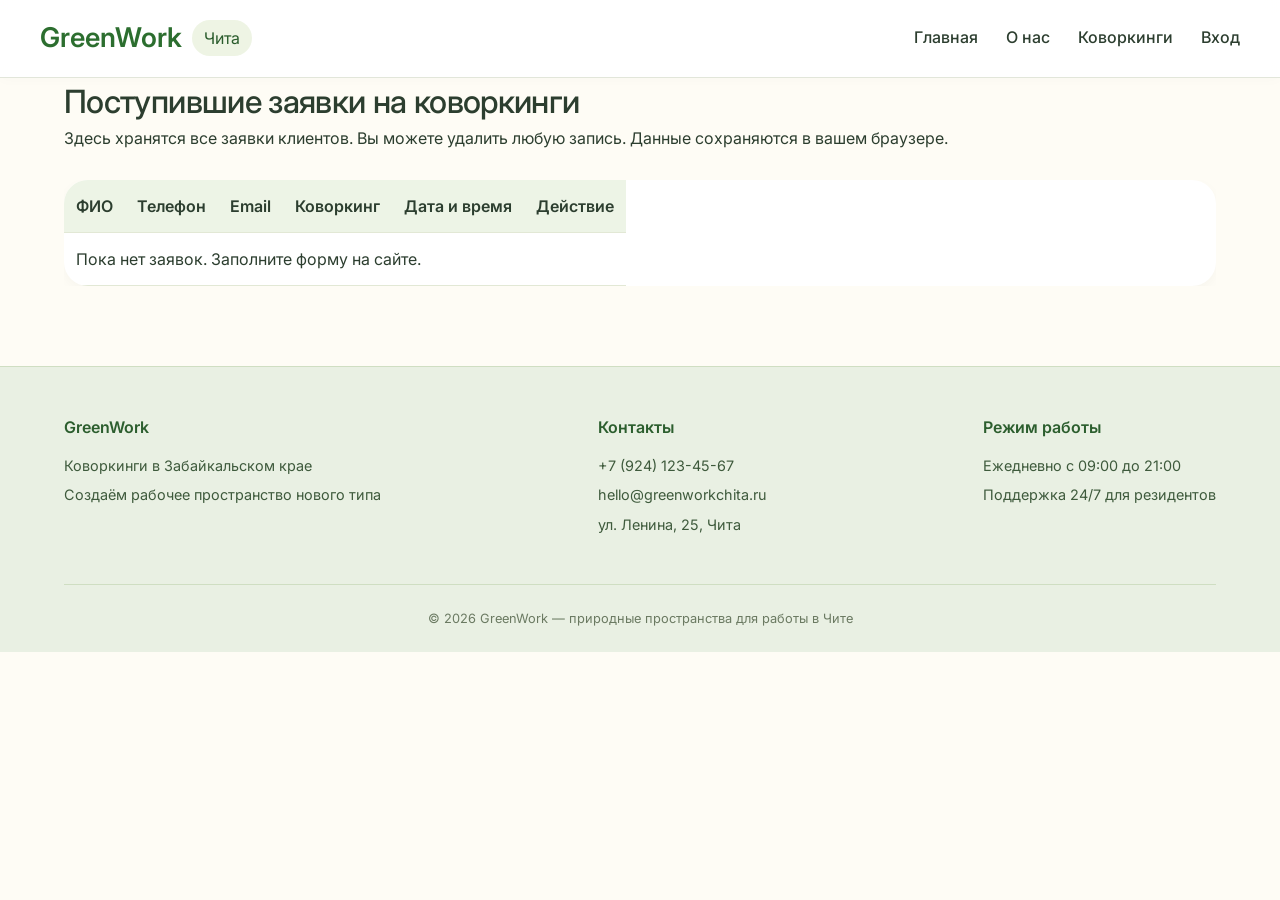
<file: applications.html>
<!DOCTYPE html>
<html lang="ru">
<head>
  <meta charset="UTF-8">
  <meta name="viewport" content="width=device-width, initial-scale=1.0">
  <title>Заявки | Администрирование GreenWork</title>
  <link rel="stylesheet" href="styles.css">
  <link href="https://fonts.googleapis.com/css2?family=Inter:opsz,wght@300;400;500;600;700&display=swap" rel="stylesheet">
</head>
<body>
<script>
  if (typeof isAdminLoggedIn === 'function' && !isAdminLoggedIn()) {
    window.location.href = 'login.html';
  }
</script>
<header>
  <div class="container header-inner">
    <div class="logo">GreenWork<span>Чита</span></div>
    <nav>
      <a href="index.html">Главная</a>
      <a href="about.html">О нас</a>
      <a href="coworkings.html">Коворкинги</a>
    </nav>
  </div>
</header>

<main class="container">
  <h1>Поступившие заявки на коворкинги</h1>
  <p>Здесь хранятся все заявки клиентов. Вы можете удалить любую запись. Данные сохраняются в вашем браузере.</p>
  <div style="overflow-x: auto; margin-top: 30px;">
    <table class="applications-table">
      <thead>
        <tr><th>ФИО</th><th>Телефон</th><th>Email</th><th>Коворкинг</th><th>Дата и время</th><th>Действие</th></tr>
      </thead>
      <tbody id="applicationsTableBody"></tbody>
    </table>
  </div>
</main>

<footer>
  <div class="container">
    <div class="footer-grid">
      <div class="footer-col"><h4>GreenWork</h4><p>Коворкинги в Забайкальском крае</p><p>Создаём рабочее пространство нового типа</p></div>
      <div class="footer-col"><h4>Контакты</h4><p>+7 (924) 123-45-67</p><p>hello@greenworkchita.ru</p><p>ул. Ленина, 25, Чита</p></div>
      <div class="footer-col"><h4>Режим работы</h4><p>Ежедневно с 09:00 до 21:00</p><p>Поддержка 24/7 для резидентов</p></div>
    </div>
    <div class="copyright">© 2026 GreenWork — природные пространства для работы в Чите</div>
  </div>
</footer>

<script src="main.js"></script>
<script src="applications.js"></script>
</body>
</html>
</file>
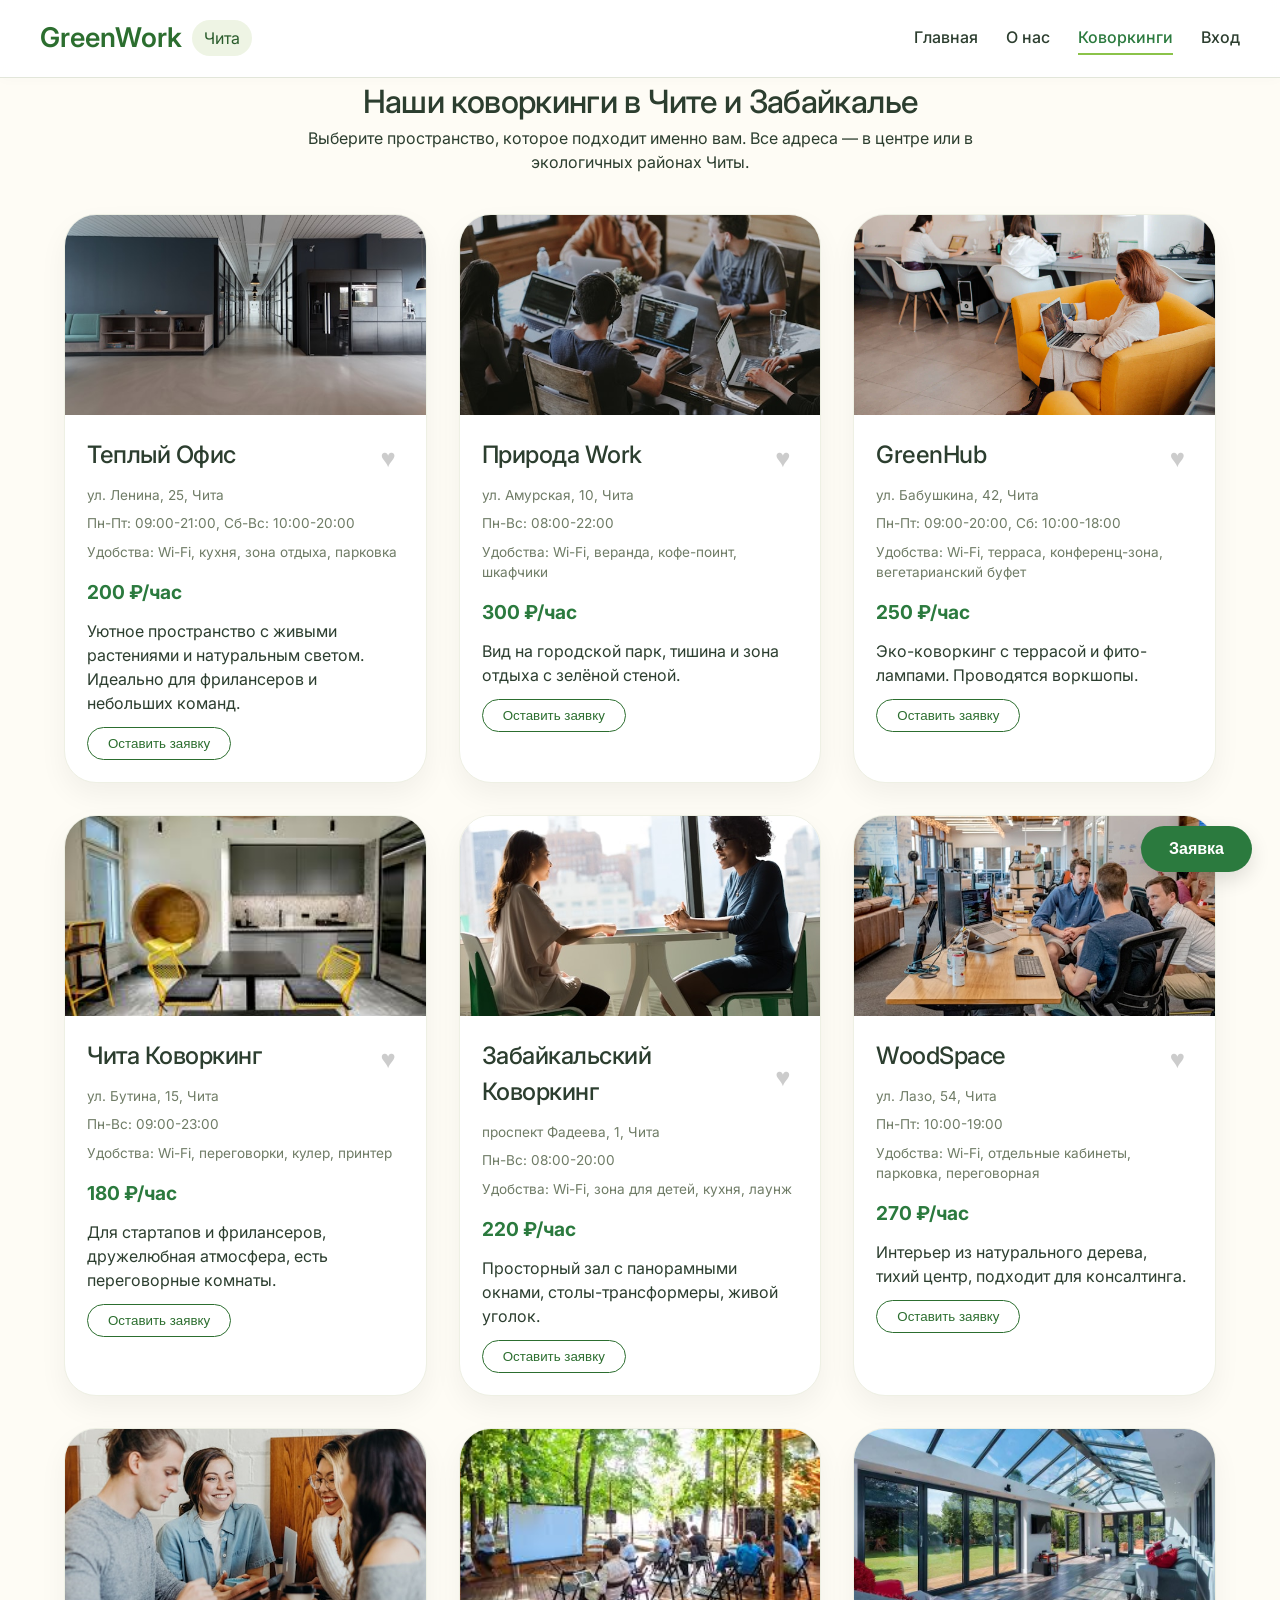
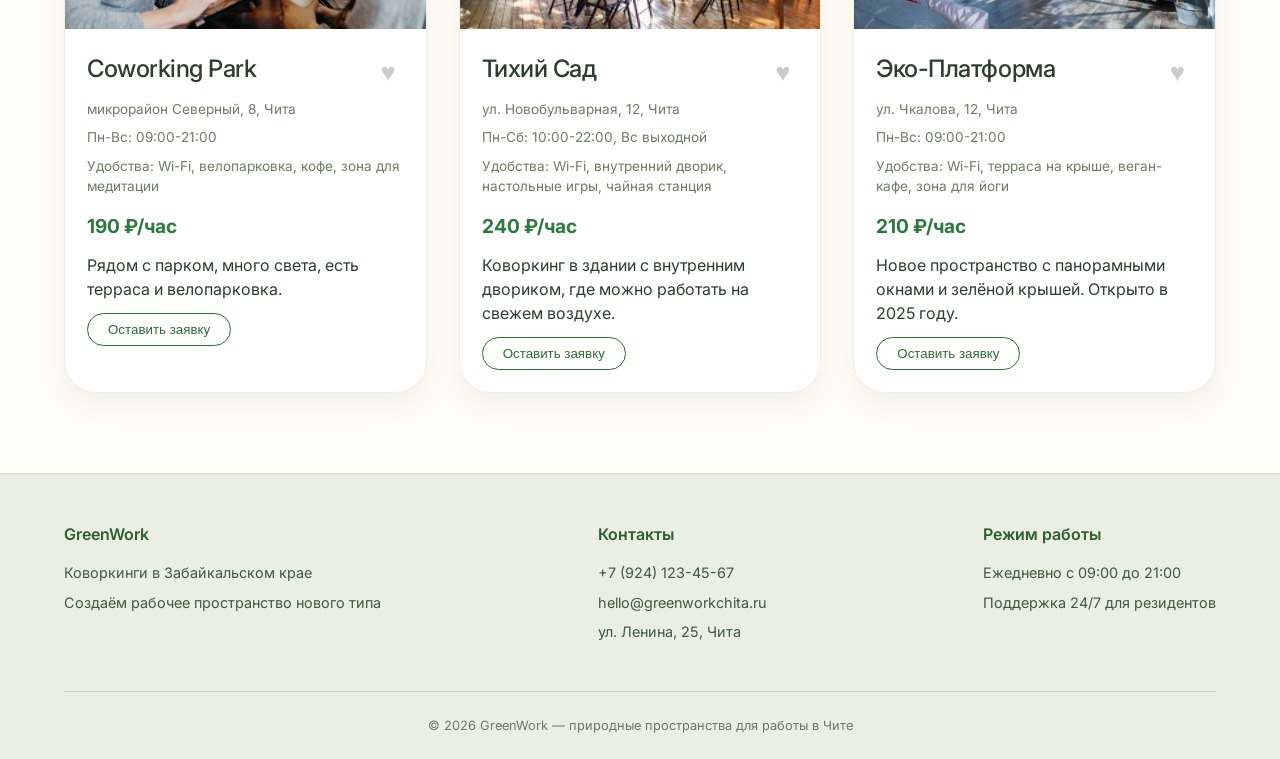
<file: coworkings.html>
<!DOCTYPE html>
<html lang="ru">
<head>
  <meta charset="UTF-8">
  <meta name="viewport" content="width=device-width, initial-scale=1.0">
  <title>Коворкинги Читы | GreenWork</title>
  <link rel="stylesheet" href="styles.css">
  <link href="https://fonts.googleapis.com/css2?family=Inter:opsz,wght@300;400;500;600;700&display=swap" rel="stylesheet">
</head>
<body>
<header>
  <div class="container header-inner">
    <div class="logo">GreenWork<span>Чита</span></div>
    <nav>
      <a href="index.html">Главная</a>
      <a href="about.html">О нас</a>
      <a href="coworkings.html" class="active">Коворкинги</a>
    </nav>
  </div>
</header>

<main class="container">
  <div style="text-align: center; margin-bottom: 40px;">
    <h1>Наши коворкинги в Чите и Забайкалье</h1>
    <p style="max-width: 700px; margin: 0 auto;">Выберите пространство, которое подходит именно вам. Все адреса — в центре или в экологичных районах Читы.</p>
  </div>
  <div id="coworkingsGrid" class="cards-grid"></div>
</main>

<footer>
  <div class="container">
    <div class="footer-grid">
      <div class="footer-col"><h4>GreenWork</h4><p>Коворкинги в Забайкальском крае</p><p>Создаём рабочее пространство нового типа</p></div>
      <div class="footer-col"><h4>Контакты</h4><p>+7 (924) 123-45-67</p><p>hello@greenworkchita.ru</p><p>ул. Ленина, 25, Чита</p></div>
      <div class="footer-col"><h4>Режим работы</h4><p>Ежедневно с 09:00 до 21:00</p><p>Поддержка 24/7 для резидентов</p></div>
    </div>
    <div class="copyright">© 2026 GreenWork — природные пространства для работы в Чите</div>
  </div>
</footer>

<div id="feedbackModal" class="modal">
  <div class="modal-content">
    <span class="close-modal">×</span>
    <h3>Оставить заявку</h3>
    <form id="feedbackForm">
      <div class="form-group"><label>ФИО</label><input type="text" id="fbName" required placeholder="Иванов Иван Иванович"></div>
      <div class="form-group"><label>Телефон</label><input type="tel" id="fbPhone" required placeholder="+7 999 123-45-67"></div>
      <div class="form-group"><label>Email</label><input type="email" id="fbEmail" required placeholder="ivan@example.com"></div>
      <div class="form-group"><label>Интересующий коворкинг</label><select id="coworkingSelect" required></select></div>
      <div class="form-group"><label>Комментарий</label><textarea id="fbComment" rows="2" placeholder="Дополнительные пожелания..."></textarea></div>
      <button type="submit" class="btn-primary">Отправить заявку</button>
    </form>
  </div>
</div>
<button id="floatingBtn" class="floating-btn">Заявка</button>

<script src="main.js"></script>
</body>
</html>
</file>
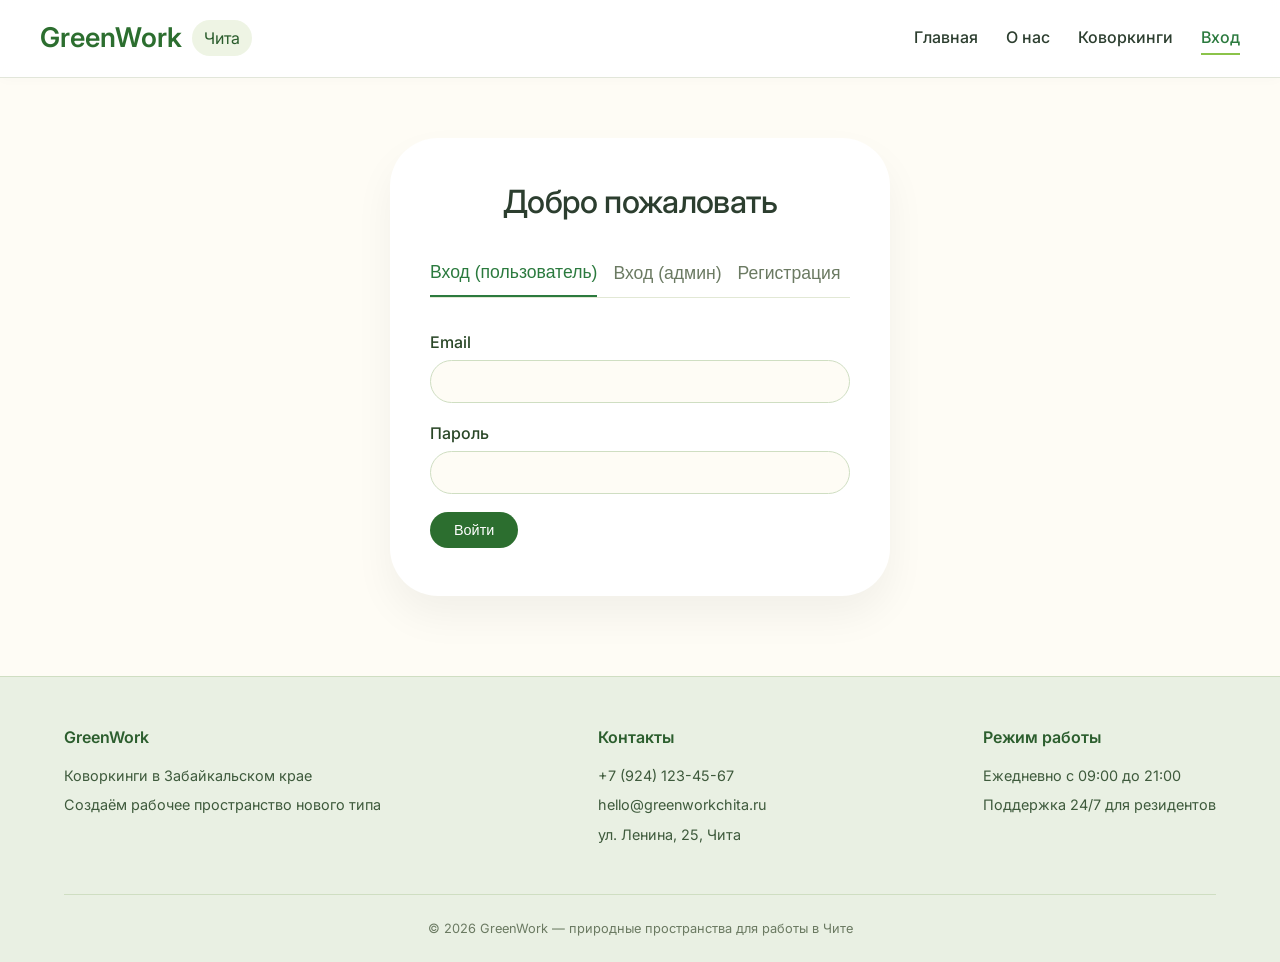
<file: login.html>
<!DOCTYPE html>
<html lang="ru">
<head>
  <meta charset="UTF-8">
  <meta name="viewport" content="width=device-width, initial-scale=1.0">
  <title>Вход | GreenWork</title>
  <link rel="stylesheet" href="styles.css">
  <link href="https://fonts.googleapis.com/css2?family=Inter:wght@300;400;500;600;700&display=swap" rel="stylesheet">
</head>
<body>
<header>
  <div class="container header-inner">
    <div class="logo">GreenWork<span>Чита</span></div>
    <nav>
      <a href="index.html">Главная</a>
      <a href="about.html">О нас</a>
      <a href="coworkings.html">Коворкинги</a>
    </nav>
  </div>
</header>

<main>
  <div class="container auth-container">
    <h1 style="text-align: center; margin-bottom: 24px;">Добро пожаловать</h1>

    <div class="auth-tabs">
      <button class="auth-tab active" data-tab="userLogin">Вход (пользователь)</button>
      <button class="auth-tab" data-tab="adminLogin">Вход (админ)</button>
      <button class="auth-tab" data-tab="register">Регистрация</button>
    </div>

    <div id="userLoginPanel" class="auth-panel active">
      <form id="userLoginForm">
        <div class="form-group"><label>Email</label><input type="email" id="userEmail" required></div>
        <div class="form-group"><label>Пароль</label><input type="password" id="userPassword" required></div>
        <button type="submit" class="btn-primary">Войти</button>
        <div id="userLoginError" class="error-msg"></div>
      </form>
    </div>

    <div id="adminLoginPanel" class="auth-panel">
      <form id="adminLoginForm">
        <div class="form-group"><label>Пароль администратора</label><input type="password" id="adminPass" required></div>
        <button type="submit" class="btn-primary">Войти как админ</button>
        <div id="adminLoginError" class="error-msg"></div>
      </form>
    </div>

    <div id="registerPanel" class="auth-panel">
      <form id="registerForm">
        <div class="form-group"><label>Email</label><input type="email" id="regEmail" required></div>
        <div class="form-group"><label>Пароль</label><input type="password" id="regPassword" required></div>
        <div class="form-group"><label>Имя</label><input type="text" id="regFirstName" required></div>
        <div class="form-group"><label>Фамилия</label><input type="text" id="regLastName" required></div>
        <div class="form-group"><label>Телефон</label><input type="tel" id="regPhone" required></div>
        <button type="submit" class="btn-primary">Зарегистрироваться</button>
        <div id="regError" class="error-msg"></div>
      </form>
    </div>
  </div>
</main>

<footer>
  <div class="container">
    <div class="footer-grid">
      <div class="footer-col"><h4>GreenWork</h4><p>Коворкинги в Забайкальском крае</p><p>Создаём рабочее пространство нового типа</p></div>
      <div class="footer-col"><h4>Контакты</h4><p>+7 (924) 123-45-67</p><p>hello@greenworkchita.ru</p><p>ул. Ленина, 25, Чита</p></div>
      <div class="footer-col"><h4>Режим работы</h4><p>Ежедневно с 09:00 до 21:00</p><p>Поддержка 24/7 для резидентов</p></div>
    </div>
    <div class="copyright">© 2026 GreenWork — природные пространства для работы в Чите</div>
  </div>
</footer>

<script src="main.js"></script>
<script>
  const tabs = document.querySelectorAll('.auth-tab');
  const panels = {
    userLogin: document.getElementById('userLoginPanel'),
    adminLogin: document.getElementById('adminLoginPanel'),
    register: document.getElementById('registerPanel')
  };
  tabs.forEach(tab => {
    tab.addEventListener('click', () => {
      const target = tab.getAttribute('data-tab');
      tabs.forEach(t => t.classList.remove('active'));
      tab.classList.add('active');
      Object.values(panels).forEach(p => p.classList.remove('active'));
      panels[target].classList.add('active');
    });
  });

  document.getElementById('userLoginForm').addEventListener('submit', (e) => {
    e.preventDefault();
    const email = document.getElementById('userEmail').value;
    const pwd = document.getElementById('userPassword').value;
    if (loginUser(email, pwd)) {
      window.location.href = 'profile.html';
    } else {
      document.getElementById('userLoginError').innerText = 'Неверный email или пароль';
    }
  });

  document.getElementById('adminLoginForm').addEventListener('submit', (e) => {
    e.preventDefault();
    const pwd = document.getElementById('adminPass').value;
    if (adminLogin(pwd)) {
      window.location.href = 'applications.html';
    } else {
      document.getElementById('adminLoginError').innerText = 'Неверный пароль администратора';
    }
  });

  document.getElementById('registerForm').addEventListener('submit', (e) => {
    e.preventDefault();
    const email = document.getElementById('regEmail').value;
    const pwd = document.getElementById('regPassword').value;
    const firstName = document.getElementById('regFirstName').value;
    const lastName = document.getElementById('regLastName').value;
    const phone = document.getElementById('regPhone').value;
    if (registerUser(email, pwd, firstName, lastName, phone)) {
      window.location.href = 'profile.html';
    } else {
      document.getElementById('regError').innerText = 'Пользователь с таким email уже существует';
    }
  });
</script>
</body>
</html>
</file>
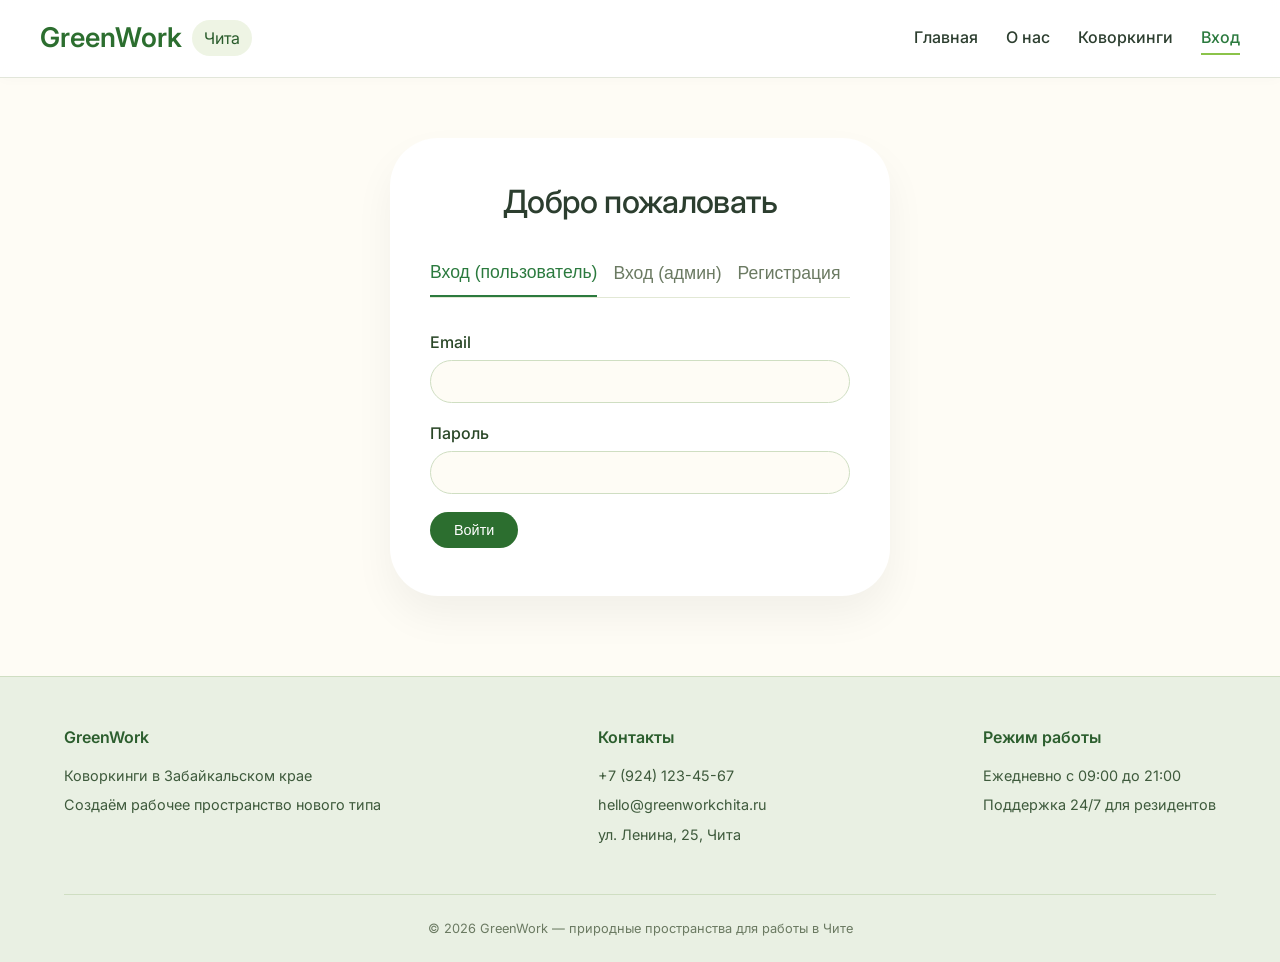
<file: profile.html>
levi., [30.04.2026 5:39]
<!DOCTYPE html>
<html lang="ru">
<head>
  <meta charset="UTF-8">
  <meta name="viewport" content="width=device-width, initial-scale=1.0">
  <title>Мой профиль | GreenWork</title>
  <link rel="stylesheet" href="styles.css">
  <link href="https://fonts.googleapis.com/css2?family=Inter:wght@300;400;500;600;700&display=swap" rel="stylesheet">
</head>
<body>
<header>
  <div class="container header-inner">
    <div class="logo">GreenWork<span>Чита</span></div>
    <nav>
      <a href="index.html">Главная</a>
      <a href="about.html">О нас</a>
      <a href="coworkings.html">Коворкинги</a>
    </nav>
  </div>
</header>

<main class="container">
  <h1>Личный кабинет</h1>
  <div id="profileSection" class="profile-info"></div>
  <h2>Избранные коворкинги</h2>
  <div id="favoritesList" class="favorites-grid"></div>
</main>

<footer>
  <div class="container">
    <div class="footer-grid">
      <div class="footer-col"><h4>GreenWork</h4><p>Коворкинги в Забайкальском крае</p><p>Создаём рабочее пространство нового типа</p></div>
      <div class="footer-col"><h4>Контакты</h4><p>+7 (924) 123-45-67</p><p>hello@greenworkchita.ru</p><p>ул. Ленина, 25, Чита</p></div>
      <div class="footer-col"><h4>Режим работы</h4><p>Ежедневно с 09:00 до 21:00</p><p>Поддержка 24/7 для резидентов</p></div>
    </div>
    <div class="copyright">© 2026 GreenWork — природные пространства для работы в Чите</div>
  </div>
</footer>

<div id="feedbackModal" class="modal">
  <div class="modal-content">
    <span class="close-modal">×</span>
    <h3>Оставить заявку</h3>
    <form id="feedbackForm">
      <div class="form-group"><label>ФИО</label><input type="text" id="fbName" required placeholder="Иванов Иван Иванович"></div>
      <div class="form-group"><label>Телефон</label><input type="tel" id="fbPhone" required placeholder="+7 999 123-45-67"></div>
      <div class="form-group"><label>Email</label><input type="email" id="fbEmail" required placeholder="ivan@example.com"></div>
      <div class="form-group"><label>Интересующий коворкинг</label><select id="coworkingSelect" required></select></div>
      <div class="form-group"><label>Комментарий</label><textarea id="fbComment" rows="2" placeholder="Дополнительные пожелания..."></textarea></div>
      <button type="submit" class="btn-primary">Отправить заявку</button>
    </form>
  </div>
</div>
<button id="floatingBtn" class="floating-btn">Заявка</button>

levi., [30.04.2026 5:39]
<script src="main.js"></script>
<script>
  function loadProfile() {
    const user = getCurrentUser();
    if (!user) {
      window.location.href = 'login.html';
      return;
    }
    const profileDiv = document.getElementById('profileSection');
    profileDiv.innerHTML = `
      <div class="avatar-upload">
        <div class="avatar-preview" id="avatarPreview" style="background-image: url('${user.avatar || 'https://via.placeholder.com/80'}');"></div>
        <input type="file" id="avatarInput" accept="image/*" style="display:none;">
        <button class="btn-outline" id="changeAvatarBtn">Изменить фото</button>
      </div>
      <form id="profileForm">
        <div class="form-group"><label>Имя</label><input type="text" id="editFirstName" value="${user.firstName}"></div>
        <div class="form-group"><label>Фамилия</label><input type="text" id="editLastName" value="${user.lastName}"></div>
        <div class="form-group"><label>Email</label><input type="email" id="editEmail" value="${user.email}" readonly disabled style="background:#f5f5f5;"></div>
        <div class="form-group"><label>Телефон</label><input type="tel" id="editPhone" value="${user.phone}"></div>
        <button type="submit" class="btn-primary">Сохранить изменения</button>
      </form>
    `;
    const avatarInput = document.getElementById('avatarInput');
    const changeBtn = document.getElementById('changeAvatarBtn');
    changeBtn.onclick = () => avatarInput.click();
    avatarInput.onchange = (e) => {
      const file = e.target.files[0];
      if (file) {
        const reader = new FileReader();
        reader.onload = function(ev) {
          const avatarBase64 = ev.target.result;
          updateUserProfile(user.id, { avatar: avatarBase64 });
          document.getElementById('avatarPreview').style.backgroundImage = `url('${avatarBase64}')`;
        };
        reader.readAsDataURL(file);
      }
    };
    document.getElementById('profileForm').onsubmit = (e) => {
      e.preventDefault();
      const newFirstName = document.getElementById('editFirstName').value;
      const newLastName = document.getElementById('editLastName').value;
      const newPhone = document.getElementById('editPhone').value;
      updateUserProfile(user.id, { firstName: newFirstName, lastName: newLastName, phone: newPhone });
      alert('Данные обновлены');
      loadProfile();
    };
    const favContainer = document.getElementById('favoritesList');
    const favoritesIds = user.favorites;
    const favoriteCoworkings = coworkingsData.filter(c => favoritesIds.includes(c.id));
    if (favoriteCoworkings.length === 0) {
      favContainer.innerHTML = '<p>Вы ещё не добавили ни одного коворкинга в избранное. Нажмите ♥️ на странице коворкингов.</p>';
    } else {
      favContainer.innerHTML = '';
      favoriteCoworkings.forEach(cw => {
        const card = document.createElement('div');
        card.className = 'cowork-card';
        card.innerHTML = `
          <div class="card-img" style="background-image: url('${cw.image}');"></div>
          <div class="card-content">
            <h3>${cw.name}</h3>
            <div class="address">${cw.address}</div>
            <div class="price">${cw.price}</div>
            <button class="btn-outline request-btn" data-id="${cw.id}">Оставить заявку</button>
          </div>
        `;
        favContainer.appendChild(card);
      });
      document.querySelectorAll('#favoritesList .request-btn').forEach(btn => {
        btn.addEventListener('click', (e) => {
          const coworkId = btn.getAttribute('data-id');
          const modal = document.getElementById("feedbackModal");
          if (modal) {
            populateCoworkingSelect("coworkingSelect");
            const select = document.getElementById("coworkingSelect");
            if (select) select.value = coworkId;
            modal.style.display = "flex";
          }
        });
      });
    }
  }
  document.addEventListener('DOMContentLoaded', () => {
    loadProfile();
    setupModal();
  });
</script>
</body>
</html>
</file>
<file: styles.css>
* {
  margin: 0;
  padding: 0;
  box-sizing: border-box;
}

body {
  font-family: 'Inter', -apple-system, BlinkMacSystemFont, 'Segoe UI', Roboto, Helvetica, Arial, sans-serif;
  background-color: #fefcf5;
  color: #2c3e2f;
  line-height: 1.5;
  scroll-behavior: smooth;
}

h1, h2, h3 {
  font-weight: 500;
  letter-spacing: -0.02em;
}

a {
  text-decoration: none;
  color: inherit;
}

.container {
  max-width: 1200px;
  margin: 0 auto;
  padding: 0 24px;
}

header {
  background: #ffffffea;
  backdrop-filter: blur(8px);
  box-shadow: 0 2px 12px rgba(0,0,0,0.02);
  position: sticky;
  top: 0;
  z-index: 100;
  border-bottom: 1px solid #e2e6da;
}

.header-inner {
  display: flex;
  justify-content: space-between;
  align-items: center;
  padding: 18px 0;
  flex-wrap: wrap;
  gap: 16px;
}

.logo {
  display: flex;
  align-items: center;
  gap: 10px;
  font-size: 1.7rem;
  font-weight: 600;
  color: #2c6e2f;
}

.logo span {
  background: #eef4e4;
  padding: 6px 12px;
  border-radius: 40px;
  font-size: 1rem;
  font-weight: 400;
  color: #2a5c2c;
}

nav {
  display: flex;
  gap: 28px;
  flex-wrap: wrap;
  align-items: center;
}

nav a {
  font-weight: 500;
  transition: color 0.2s;
  padding: 4px 0;
  border-bottom: 2px solid transparent;
}

nav a:hover, nav a.active {
  color: #2b7a3e;
  border-bottom-color: #8bc34a;
}

footer {
  background: #e9f0e3;
  margin-top: 80px;
  padding: 48px 0 24px;
  border-top: 1px solid #cfdec2;
}

.footer-grid {
  display: flex;
  justify-content: space-between;
  flex-wrap: wrap;
  gap: 40px;
  margin-bottom: 40px;
}

.footer-col h4 {
  font-weight: 600;
  margin-bottom: 16px;
  color: #2c5e2e;
}

.footer-col p, .footer-col a {
  color: #3e5a3c;
  font-size: 0.9rem;
  display: block;
  margin-bottom: 8px;
}

.copyright {
  text-align: center;
  font-size: 0.8rem;
  color: #6b7a62;
  padding-top: 24px;
  border-top: 1px solid #cfdec2;
}

.btn-primary {
  background: #2c6e2f;
  color: white;
  border: none;
  padding: 10px 24px;
  border-radius: 32px;
  font-weight: 500;
  cursor: pointer;
  transition: 0.2s;
  display: inline-block;
  font-size: 0.9rem;
}

.btn-primary:hover {
  background: #1f5522;
  transform: translateY(-1px);
  box-shadow: 0 6px 12px rgba(44,110,47,0.2);
}

.btn-outline {
  background: transparent;
  border: 1px solid #2c6e2f;
  color: #2c6e2f;
  padding: 8px 20px;
  border-radius: 32px;
  font-weight: 500;
  cursor: pointer;
  transition: 0.2s;
}

.btn-outline:hover {
  background: #2c6e2f10;
}

.floating-btn {
  position: fixed;
  bottom: 28px;
  right: 28px;
  background: #2b7a3e;
  color: white;
  border: none;
  border-radius: 60px;
  padding: 14px 28px;
  font-weight: 600;
  box-shadow: 0 8px 20px rgba(0,0,0,0.12);
  cursor: pointer;
  z-index: 1000;
  transition: 0.2s;
  font-size: 1rem;
  backdrop-filter: blur(4px);
}

.floating-btn:hover {
  background: #1f5e2c;
  transform: scale(1.02);
}

.modal {
  display: none;
  position: fixed;
  top: 0; left: 0;
  width: 100%; height: 100%;
  background: rgba(35, 45, 30, 0.75);
  backdrop-filter: blur(4px);
  justify-content: center;
  align-items: center;
  z-index: 2000;
}

.modal-content {
  background: #fffdf8;
  max-width: 500px;
  width: 90%;
  border-radius: 32px;
  padding: 32px 28px;
  box-shadow: 0 30px 40px rgba(0,0,0,0.2);
  position: relative;
}

.close-modal {
  position: absolute;
  top: 20px;
  right: 24px;
  font-size: 28px;
  cursor: pointer;
  color: #6c7a5e;
}

.modal h3 {
  margin-bottom: 20px;
  font-size: 1.8rem;
  color: #255f2a;
}

.form-group {
  margin-bottom: 18px;
}

.form-group label {
  display: block;
  margin-bottom: 6px;
  font-weight: 500;
  color: #2a4727;
}

.form-group input, .form-group select, .form-group textarea {
  width: 100%;
  padding: 12px 14px;
  border-radius: 24px;
  border: 1px solid #cfdec2;
  background: #fefcf5;
  font-size: 0.95rem;
  transition: 0.2s;
}

.form-group input:focus, .form-group select:focus {
  outline: none;
  border-color: #7cb342;
  box-shadow: 0 0 0 3px rgba(124,179,66,0.2);
}

.cards-grid {
  display: grid;
  grid-template-columns: repeat(auto-fill, minmax(300px, 1fr));
  gap: 32px;
  margin: 40px 0;
}

.cowork-card {
  background: white;
  border-radius: 32px;
  overflow: hidden;
  box-shadow: 0 12px 28px rgba(0,0,0,0.05);
  transition: 0.25s ease;
  border: 1px solid #eef0e4;
  display: flex;
  flex-direction: column;
}

.cowork-card:hover {
  transform: translateY(-5px);
  box-shadow: 0 20px 30px rgba(60, 80, 30, 0.1);
}

.card-img {
  height: 200px;
  background-size: cover;
  background-position: center;
}

.card-content {
  padding: 22px;
  flex: 1;
  display: flex;
  flex-direction: column;
}

.card-content h3 {
  font-size: 1.5rem;
  margin-bottom: 8px;
}

.address, .worktime, .amenities {
  color: #6f7c66;
  font-size: 0.85rem;
  margin: 4px 0;
}

.price {
  font-weight: 700;
  color: #2b7a3e;
  margin: 12px 0;
  font-size: 1.2rem;
}

.request-btn {
  margin-top: auto;
  align-self: flex-start;
}

.applications-table {
  width: 100%;
  border-collapse: collapse;
  background: white;
  border-radius: 24px;
  overflow: auto;
  display: block;
  box-shadow: 0 4px 12px rgba(0,0,0,0.03);
}

.applications-table th, .applications-table td {
  padding: 14px 12px;
  text-align: left;
  border-bottom: 1px solid #e2e8d5;
}

.applications-table th {
  background: #edf4e6;
  font-weight: 600;
}

.delete-btn {
  background: #ead7d0;
  border: none;
  padding: 6px 12px;
  border-radius: 30px;
  cursor: pointer;
  color: #aa5e4b;
  font-weight: 500;
}

.delete-btn:hover {
  background: #dbbdaf;
}

.hero {
  background: linear-gradient(120deg, #eef4e0, #faf7ef);
  padding: 60px 0;
  border-radius: 40px;
  margin: 40px 0;
  text-align: center;
}

.hero h1 {
  font-size: 2.8rem;
  margin-bottom: 16px;
}

.feature-grid {
  display: flex;
  gap: 32px;
  flex-wrap: wrap;
  margin: 40px 0;
}

.feature-item {
  flex: 1;
  background: #f9faf5;
  padding: 28px;
  border-radius: 28px;
  text-align: center;
}

.review-card {
  background: white;
  padding: 24px;
  border-radius: 28px;
  box-shadow: 0 8px 20px rgba(0,0,0,0.03);
  border: 1px solid #eef0e4;
}

@media (max-width: 720px) {
  .header-inner {
    flex-direction: column;
  }
  .hero h1 {
    font-size: 2rem;
  }
  .floating-btn {
    padding: 10px 20px;
    font-size: 0.85rem;
  }
}

.auth-container {
  max-width: 500px;
  margin: 60px auto;
  background: white;
  border-radius: 48px;
  padding: 40px;
  box-shadow: 0 20px 40px rgba(0,0,0,0.05);
}

.auth-tabs {
  display: flex;
  gap: 16px;
  border-bottom: 1px solid #e2e8d5;
  margin-bottom: 32px;
}

.auth-tab {
  padding: 12px 0;
  cursor: pointer;
  background: none;
  border: none;
  font-size: 1.1rem;
  font-weight: 500;
  color: #6b7a62;
  transition: 0.2s;
}

.auth-tab.active {
  color: #2b7a3e;
  border-bottom: 2px solid #2b7a3e;
}

.auth-panel {
  display: none;
}

.auth-panel.active {
  display: block;
}

.avatar-upload {
  display: flex;
  align-items: center;
  gap: 20px;
  margin-bottom: 20px;
  flex-wrap: wrap;
}

.avatar-preview {
  width: 80px;
  height: 80px;
  border-radius: 50%;
  background: #eef4e4;
  background-size: cover;
  background-position: center;
  border: 2px solid #cfdec2;
}

.favorite-btn {
  background: none;
  border: none;
  font-size: 1.6rem;
  cursor: pointer;
  color: #ccc;
  transition: 0.2s;
  padding: 0 8px;
  line-height: 1;
}

.favorite-btn.active {
  color: #e35f5f;
}

.favorite-btn:hover {
  transform: scale(1.1);
}

.profile-info {
  background: white;
  border-radius: 32px;
  padding: 32px;
  margin: 32px 0;
  box-shadow: 0 8px 20px rgba(0,0,0,0.03);
}

.favorites-grid {
  display: grid;
  grid-template-columns: repeat(auto-fill, minmax(260px, 1fr));
  gap: 24px;
  margin-top: 24px;
}

.error-msg {
  color: #c74e2e;
  font-size: 0.85rem;
  margin-top: 8px;
  text-align: center;
}

.gallery-card {
  transition: transform 0.3s ease;
}
.gallery-card:hover {
  transform: scale(1.02);
}
</file>
